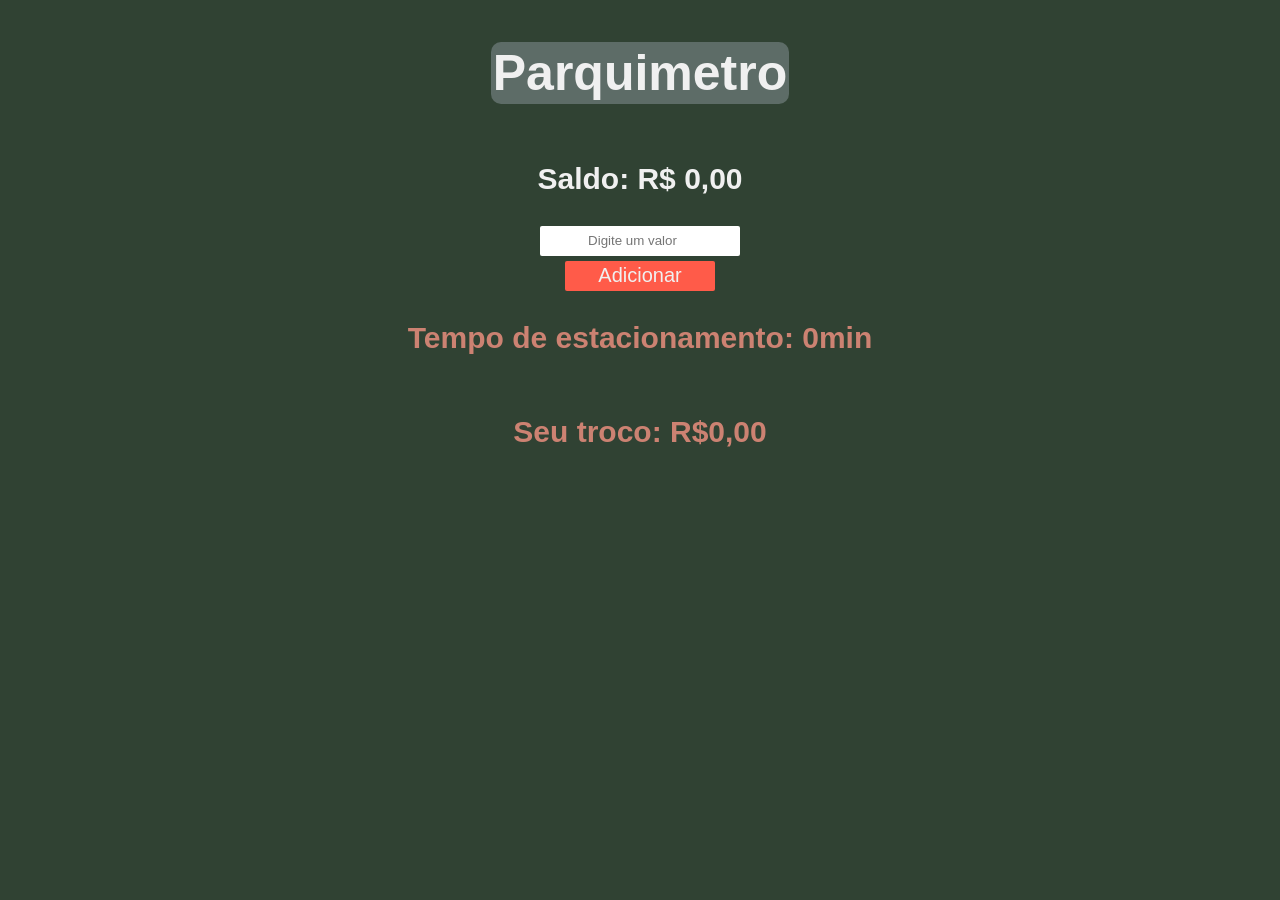
<file: Parquimetro2/index.html>
<!DOCTYPE html>
<html lang="en">
<head>
    <meta charset="UTF-8">
    <meta name="viewport" content="width=device-width, initial-scale=1.0">
    <title>Document</title>
    <link rel="stylesheet" href="Parquimetro.css">
</head>
<body>
    <h1>Parquimetro</h1>
    <h2 id="saldo">Saldo: R$ 0,00</h2>
    <input type="number" id="valorAdicionado" placeholder="Digite um valor">
    <button id="btn-adicionar" type="button">Adicionar</button>
    <h3 id="tempo">Tempo de estacionamento: 0min</h3>
    <h3 id="troco">Seu troco: R$0,00</h3>

    <script type="module" src="js/app.js"></script>
</body>
</html>
</file>
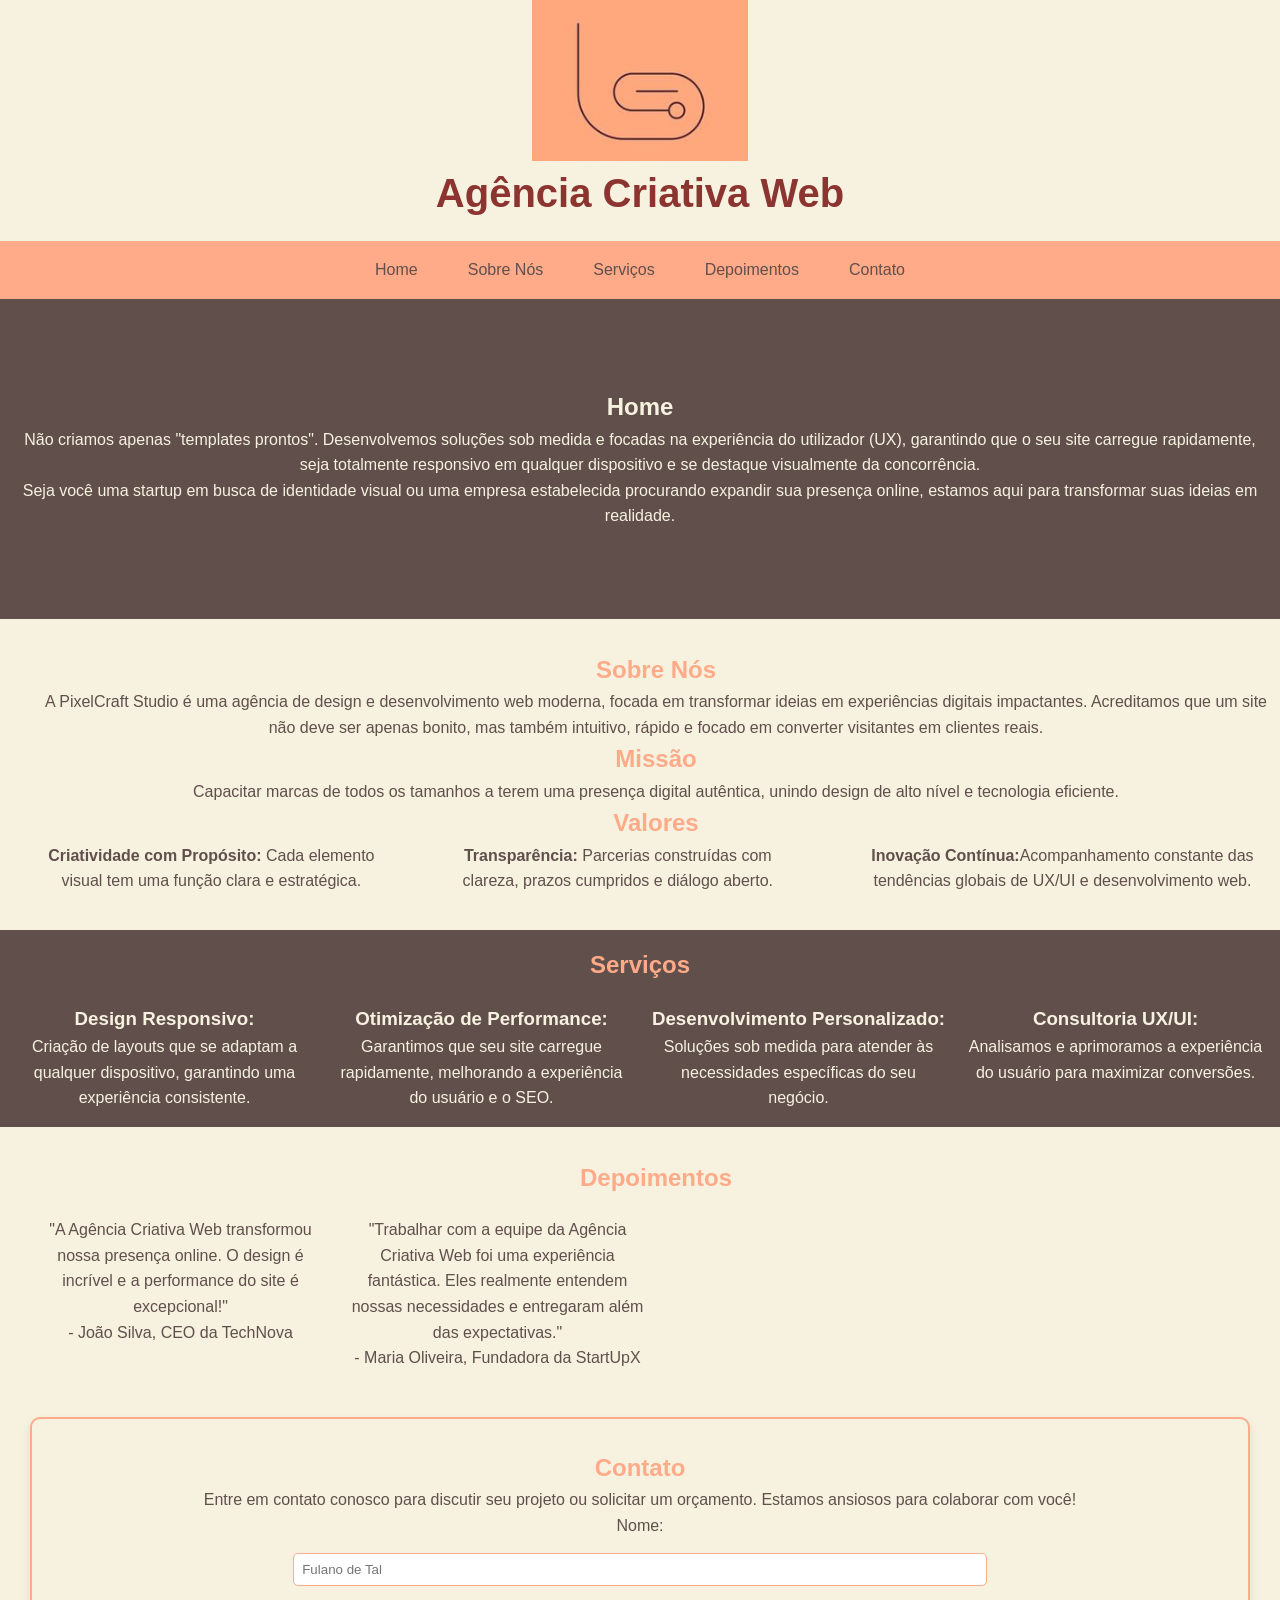
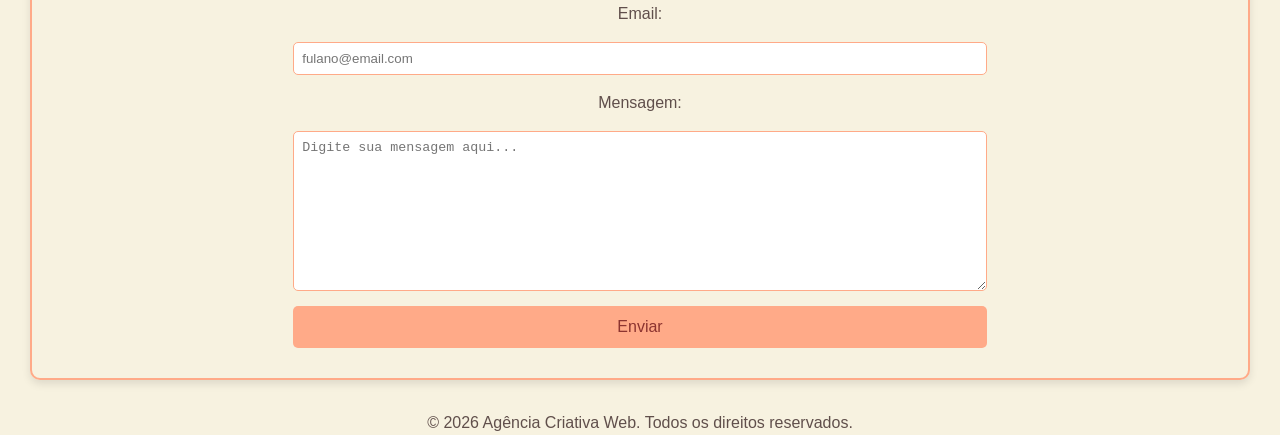
<file: Agencia/Agencia.html>
<!DOCTYPE html>
<html lang="en">
<head>
    <meta charset="UTF-8">
    <meta name="viewport" content="width=device-width, initial-scale=1.0">
    <title>Agencia Criativa Web</title>
    <link rel="stylesheet" href="css/estilos.css">
</head>
<body>
    <header>
        <img src="Logoagencia.png" alt="Logo da Agência Criativa Web">
        <h1>Agência Criativa Web</h1>
        <nav>
            <ul class="nav__ul">
                <li><a href="#Home">Home</a></li>
                <li><a href="#SobreNos">Sobre Nós</a></li>
                <li><a href="#Servicos">Serviços</a></li>
                <li><a href="#Depoimentos">Depoimentos</a></li>
                <li><a href="#Contato">Contato</a></li>
            </ul>
        </nav>
    </header>
    <main>
        <section class="section__home">
            <h2>Home</h2>
            <p>Não criamos apenas "templates prontos". Desenvolvemos soluções 
                sob medida e focadas na experiência do utilizador (UX), 
                garantindo que o seu site carregue rapidamente, seja 
                totalmente responsivo em qualquer dispositivo e se destaque 
                visualmente da concorrência.</p>
            <p>Seja você uma startup em busca de identidade visual ou uma 
                empresa estabelecida procurando expandir sua presença online, 
                estamos aqui para transformar suas ideias em realidade.</p>
        </section>
        <section class="section__sobre-nos">
            <h2 class="section__sobre-nos--title">Sobre Nós</h2>
            <p>A PixelCraft Studio é uma agência de design e desenvolvimento 
                web moderna, focada em transformar ideias em experiências 
                digitais impactantes. Acreditamos que um site não deve ser 
                apenas bonito, mas também intuitivo, rápido e focado em 
                converter visitantes em clientes reais.</p>
            <h2 class="section__sobre-nos--title">Missão</h2>
            <p>Capacitar marcas de todos os tamanhos a terem uma presença 
            digital autêntica, unindo design de alto nível e tecnologia 
            eficiente.</p>
            <h2 class="section__sobre-nos--title">Valores</h2>
            <ul>
                <li><strong>Criatividade com Propósito:</strong> Cada elemento visual tem uma função clara e estratégica.</li>
                <li><strong>Transparência:</strong> Parcerias construídas com clareza, prazos cumpridos e diálogo aberto.</li>
                <li><strong>Inovação Contínua:</strong>Acompanhamento constante das tendências globais de UX/UI e desenvolvimento web.</li>
            </ul>
        </section>
        <section class="section__servicos">
            <h2 class="section__servicos--title">Serviços</h2>
                <div>
                    <h3>Design Responsivo:</h3>
                    <p>Criação de layouts que se adaptam a qualquer dispositivo, garantindo uma experiência consistente.</p>
                </div>
                <div>
                    <h3>Otimização de Performance:</h3>
                    <p>Garantimos que seu site carregue rapidamente, melhorando a experiência do usuário e o SEO.</p>
                </div>
                <div>
                    <h3>Desenvolvimento Personalizado:</h3>
                    <p>Soluções sob medida para atender às necessidades específicas do seu negócio.</p>
                </div>
                <div>
                    <h3>Consultoria UX/UI:</h3>
                    <p>Analisamos e aprimoramos a experiência do usuário para maximizar conversões.</p>
                </div>
        </section>
        <section class="section__depoimentos">
            <h2 class="section__depoimentos--title">Depoimentos</h2>
            <blockquote>
                <p>"A Agência Criativa Web transformou nossa presença online. O design é incrível e a performance do site é excepcional!"</p>
                <footer>- João Silva, CEO da TechNova</footer>
            </blockquote>
            <blockquote>
                <p>"Trabalhar com a equipe da Agência Criativa Web foi uma experiência fantástica. Eles realmente entendem nossas necessidades e entregaram além das expectativas."</p>
                <footer>- Maria Oliveira, Fundadora da StartUpX</footer>
            </blockquote>
        </section>
        <section class="section__contato">
            <h2 class="section__contato--title">Contato</h2>
            <p>Entre em contato conosco para discutir seu projeto ou solicitar um orçamento. Estamos ansiosos para colaborar com você!</p>
            <form action="submit_form.php" method="post">
                <label for="name">Nome:</label>
                <input type="text" id="name" name="name" placeholder="Fulano de Tal" required>
                
                <label for="email">Email:</label>
                <input type="email" id="email" name="email" placeholder="fulano@email.com" required>
                
                <label for="message">Mensagem:</label>
                <textarea id="message" name="message" placeholder="Digite sua mensagem aqui..." required></textarea>
                
                <button type="submit">Enviar</button>
            </form>
        </section>
    </main>
    <footer>
        <p>&copy; 2026 Agência Criativa Web. Todos os direitos reservados.</p>
    </footer>
</body>
</html>
</file>
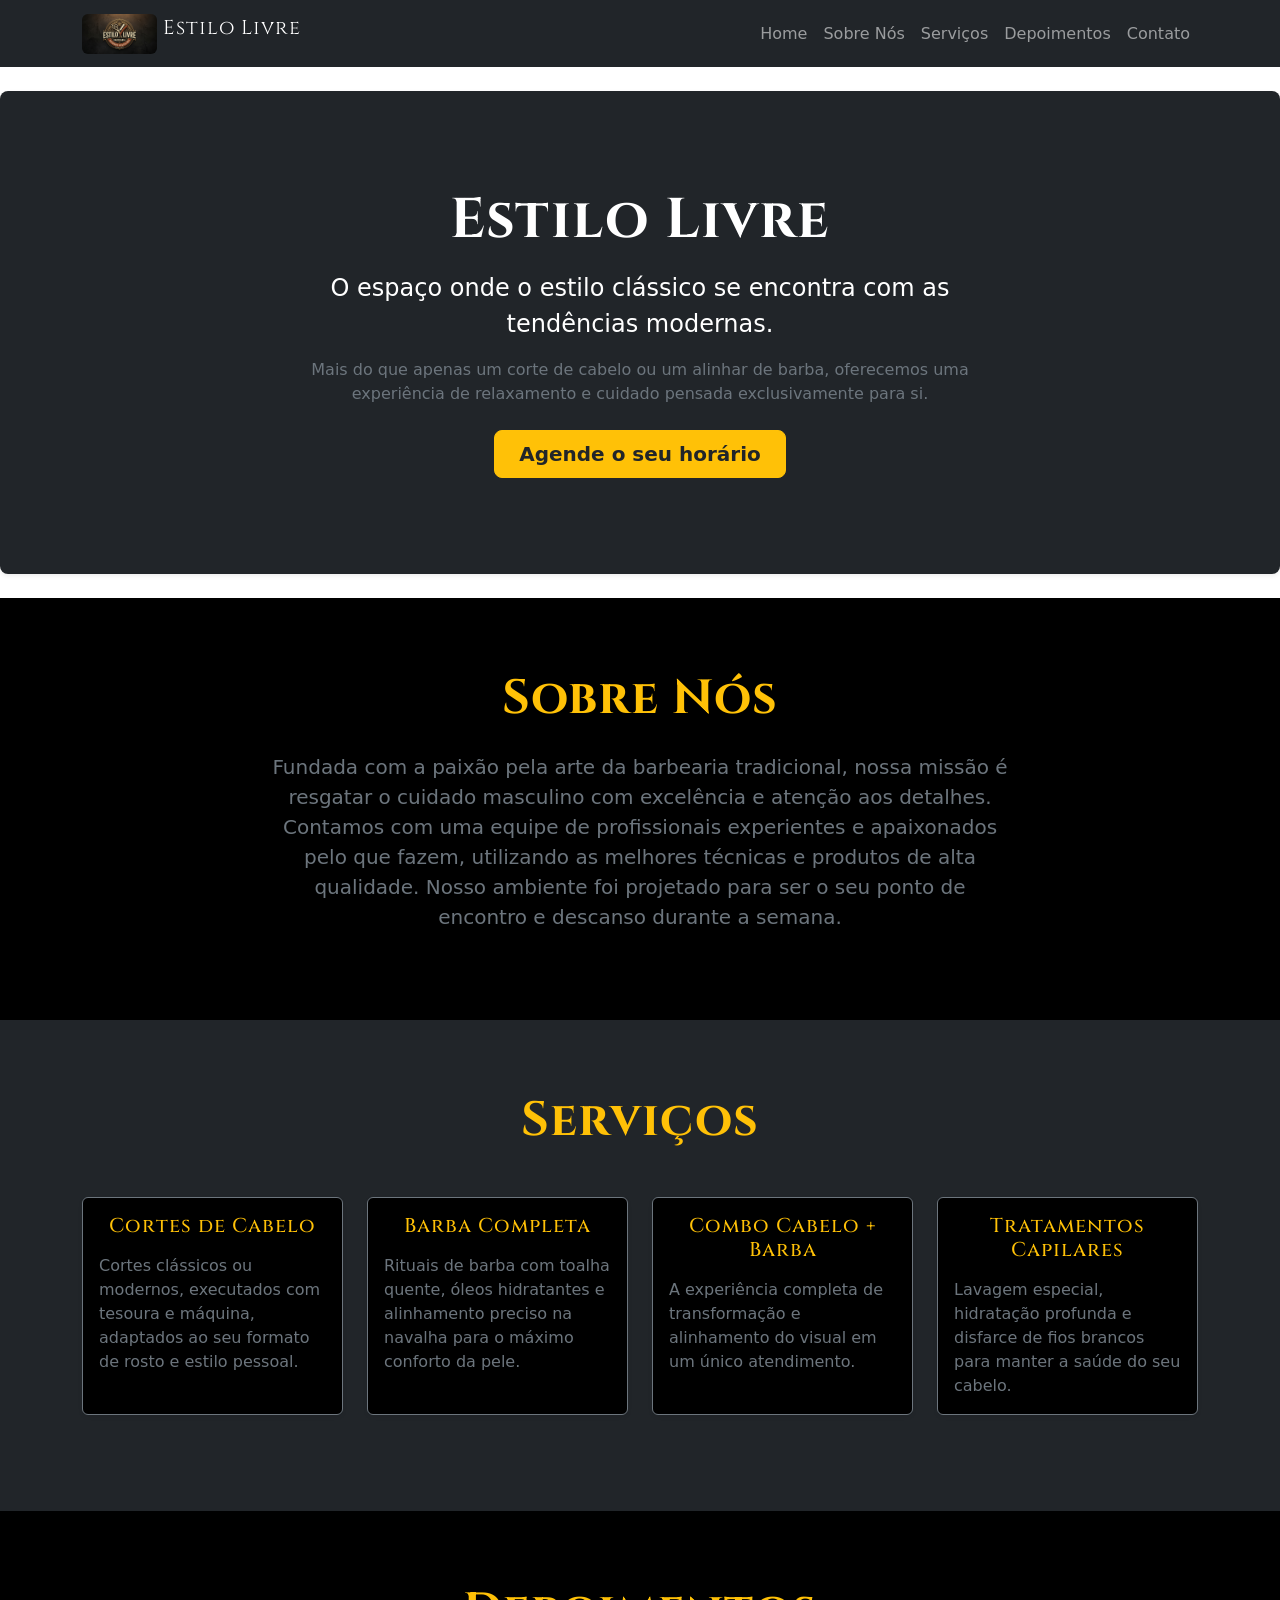
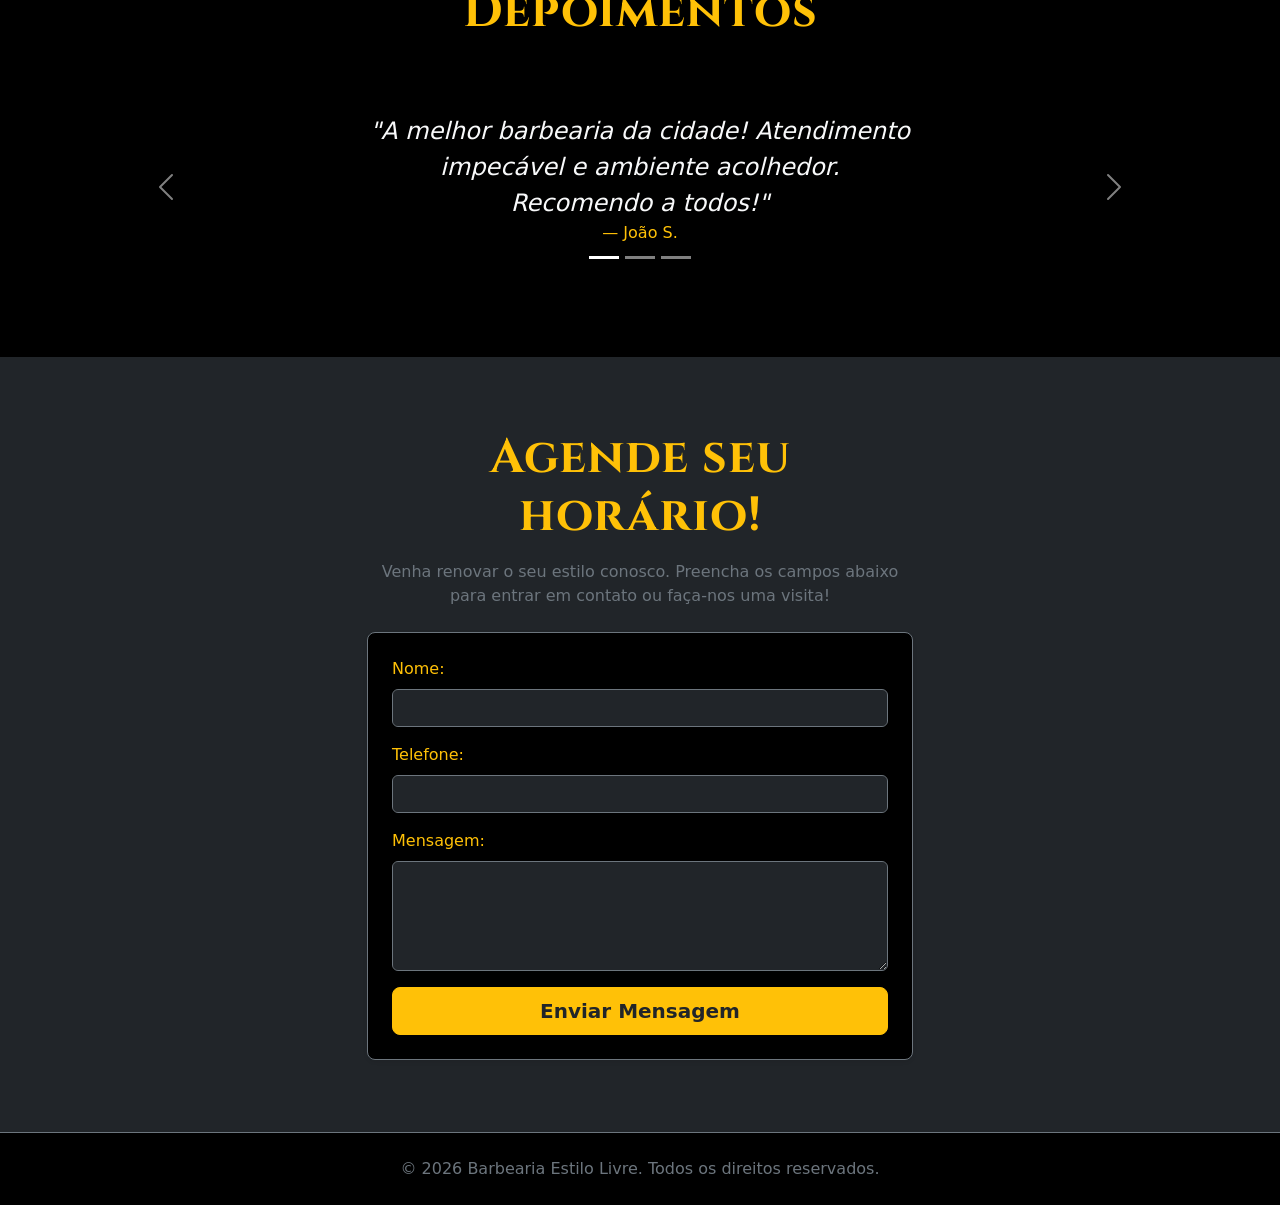
<file: Barbearia/Barbearia.html>
<!DOCTYPE html>
<html lang="en">
<head>
    <meta charset="UTF-8">
    <meta name="viewport" content="width=device-width, initial-scale=1.0">
    <link rel="stylesheet" href="css/estilos.css">
    <link href="https://cdn.jsdelivr.net/npm/bootstrap@5.3.3/dist/css/bootstrap.min.css" rel="stylesheet">
    <link rel="preconnect" href="https://fonts.googleapis.com">
    <link rel="preconnect" href="https://fonts.gstatic.com" crossorigin>
    <link href="https://fonts.googleapis.com/css2?family=Cinzel:wght@700&family=Montserrat:wght@400;600&display=swap" rel="stylesheet">
    <title>Estilo livre</title>
</head>
<body>
    <header>
        <nav class="navbar navbar-expand-lg navbar-dark bg-dark">
        <div class="container">
            <a class="navbar-brand" href="#Home">
                <img src="img/Logo barbearia.jpeg" alt="Logo da Barbearia Estilo Livre" width="75" height="40" class="d-inline-block align-text-top rounded">
                Estilo Livre
            </a>

            <button class="navbar-toggler" type="button" data-bs-toggle="collapse" data-bs-target="#navbarNav" aria-controls="navbarNav" aria-expanded="false" aria-label="Toggle navigation">
                <span class="navbar-toggler-icon"></span>
            </button>

            <div class="collapse navbar-collapse justify-content-end" id="navbarNav">
                <ul class="navbar-nav">
                    <li class="nav-item"><a class="nav-link" href="#Home">Home</a></li>
                    <li class="nav-item"><a class="nav-link" href="#SobreNos">Sobre Nós</a></li>
                    <li class="nav-item"><a class="nav-link" href="#Servicos">Serviços</a></li>
                    <li class="nav-item"><a class="nav-link" href="#Depoimentos">Depoimentos</a></li>
                    <li class="nav-item"><a class="nav-link" href="#Contato">Contato</a></li>
                </ul>
            </div>
        </div>
    </nav>
</nav>
    </header>
    <main> 
        <section id="Home" class="section__home py-5 text-center text-bg-dark rounded-3 shadow-sm my-4">
    <div class="container py-5">
        <h1 class="display-4 fw-bold mb-3">Estilo Livre</h1>
        <p class="col-lg-8 mx-auto fs-4 mb-3">O espaço onde o estilo clássico se encontra com as tendências modernas.</p>
        <p class="col-lg-8 mx-auto fs-6 text-secondary mb-4">Mais do que apenas um corte de cabelo ou um alinhar de barba, oferecemos uma experiência de relaxamento e cuidado pensada exclusivamente para si.</p>
        <a href="#Contato" class="btn btn-warning btn-lg px-4 fw-bold text-dark">Agende o seu horário</a>
    </div>
</section>
        <section id="SobreNos" class="py-5 bg-black text-light">
    <div class="container py-4">
        <div class="row justify-content-center">
            <div class="col-lg-8 text-center">
                <h2 class="section__sobre-nos--title display-5 fw-bold mb-4 text-warning">Sobre Nós</h2>
                <p class="fs-5 text-secondary lh-base">
                    Fundada com a paixão pela arte da barbearia tradicional, nossa missão é resgatar o cuidado masculino com excelência e atenção aos detalhes. Contamos com uma equipe de profissionais experientes e apaixonados pelo que fazem, utilizando as melhores técnicas e produtos de alta qualidade. Nosso ambiente foi projetado para ser o seu ponto de encontro e descanso durante a semana.
                </p>
            </div>
        </div>
    </div>
</section>
        <section id="Servicos" class="py-5 bg-dark text-light">
    <div class="container py-4">
        <h2 class="section__servicos--title text-center display-5 fw-bold mb-5 text-warning">Serviços</h2>
        <div class="row">

            <div class="col-md-6 col-lg-3 mb-4">
                <div class="card h-100 bg-black text-light border-secondary shadow-sm">
                    <div class="card-body">
                        <h3 class="card-title h5 text-warning text-center mb-3">Cortes de Cabelo</h3>
                        <p class="card-text text-secondary">Cortes clássicos ou modernos, executados com tesoura e máquina, adaptados ao seu formato de rosto e estilo pessoal.</p>
                    </div>
                </div>
            </div>

            <div class="col-md-6 col-lg-3 mb-4">
                <div class="card h-100 bg-black text-light border-secondary shadow-sm">
                    <div class="card-body">
                        <h3 class="card-title h5 text-warning text-center mb-3">Barba Completa</h3>
                        <p class="card-text text-secondary">Rituais de barba com toalha quente, óleos hidratantes e alinhamento preciso na navalha para o máximo conforto da pele.</p>
                    </div>
                </div>
            </div>

            <div class="col-md-6 col-lg-3 mb-4">
                <div class="card h-100 bg-black text-light border-secondary shadow-sm">
                    <div class="card-body">
                        <h3 class="card-title h5 text-warning text-center mb-3">Combo Cabelo + Barba</h3>
                        <p class="card-text text-secondary">A experiência completa de transformação e alinhamento do visual em um único atendimento.</p>
                    </div>
                </div>
            </div>

            <div class="col-md-6 col-lg-3 mb-4">
                <div class="card h-100 bg-black text-light border-secondary shadow-sm">
                    <div class="card-body">
                        <h3 class="card-title h5 text-warning text-center mb-3">Tratamentos Capilares</h3>
                        <p class="card-text text-secondary">Lavagem especial, hidratação profunda e disfarce de fios brancos para manter a saúde do seu cabelo.</p>
                    </div>
                </div>
            </div>
        </div>
    </div>
</section>
        <section id="Depoimentos" class="py-5 bg-black text-light">
    <div class="container py-4">
        <h2 class="section__depoimentos--title text-center display-5 fw-bold mb-5 text-warning">Depoimentos</h2>
        
        <!-- COMPONENTE CAROUSEL DO BOOTSTRAP -->
        <div id="carouselDepoimentos" class="carousel slide" data-bs-ride="carousel">
            
            <!-- Indicadores (os pontinhos em baixo) -->
            <div class="carousel-indicators">
                <button type="button" data-bs-target="#carouselDepoimentos" data-bs-slide-to="0" class="active" aria-current="true" aria-label="Slide 1"></button>
                <button type="button" data-bs-target="#carouselDepoimentos" data-bs-slide-to="1" aria-label="Slide 2"></button>
                <button type="button" data-bs-target="#carouselDepoimentos" data-bs-slide-to="2" aria-label="Slide 3"></button>
            </div>

            <!-- Conteúdo dos Slides -->
            <div class="carousel-inner text-center py-4">
                <!-- Depoimento 1 (Começa ativo) -->
                <div class="carousel-item active">
                    <div class="row justify-content-center">
                        <div class="col-md-8 col-lg-6">
                            <blockquote class="blockquote">
                                <p class="fs-4 fst-italic mb-3">"A melhor barbearia da cidade! Atendimento impecável e ambiente acolhedor. Recomendo a todos!"</p>
                                <footer class="blockquote-footer text-warning fs-6">João S.</footer>
                            </blockquote>
                        </div>
                    </div>
                </div>

                <!-- Depoimento 2 -->
                <div class="carousel-item">
                    <div class="row justify-content-center">
                        <div class="col-md-8 col-lg-6">
                            <blockquote class="blockquote">
                                <p class="fs-4 fst-italic mb-3">"O melhor corte da região. Os barbeiros mandam muito bem no degradê e o café de cortesia é um diferencial."</p>
                                <footer class="blockquote-footer text-warning fs-6">Mateus Silva</footer>
                            </blockquote>
                        </div>
                    </div>
                </div>

                <!-- Depoimento 3 -->
                <div class="carousel-item">
                    <div class="row justify-content-center">
                        <div class="col-md-8 col-lg-6">
                            <blockquote class="blockquote">
                                <p class="fs-4 fst-italic mb-3">"Ambiente agradável, pontualidade nos horários agendados e profissionais super atenciosos. Recomendo demais!"</p>
                                <footer class="blockquote-footer text-warning fs-6">Lucas Rocha</footer>
                            </blockquote>
                        </div>
                    </div>
                </div>
            </div>

            <!-- Botões de navegação (Anterior / Próximo) -->
            <button class="carousel-control-prev" type="button" data-bs-target="#carouselDepoimentos" data-bs-slide="prev">
                <span class="carousel-control-prev-icon" aria-hidden="true"></span>
                <span class="visually-hidden">Anterior</span>
            </button>
            <button class="carousel-control-next" type="button" data-bs-target="#carouselDepoimentos" data-bs-slide="next">
                <span class="carousel-control-next-icon" aria-hidden="true"></span>
                <span class="visually-hidden">Próximo</span>
            </button>

        </div>
    </div>
</section>
        <section id="Contato" class="py-5 bg-dark text-light">
    <div class="container py-4">
        <div class="row justify-content-center">
            <div class="col-md-8 col-lg-6">
                <h2 class="section__contato--title text-center display-5 fw-bold mb-3 text-warning">Agende seu horário!</h2>
                <p class="text-center text-secondary mb-4">Venha renovar o seu estilo conosco. Preencha os campos abaixo para entrar em contato ou faça-nos uma visita!</p>
                
                <form action="submit_form.php" method="post" class="bg-black p-4 rounded-3 border border-secondary shadow-sm">
                    <div class="mb-3">
                        <label for="nome" class="form-label text-warning">Nome:</label>
                        <input type="text" class="form-control bg-dark text-light border-secondary" id="nome" name="nome" required>
                    </div>

                    <div class="mb-3">
                        <label for="telefone" class="form-label text-warning">Telefone:</label>
                        <input type="tel" class="form-control bg-dark text-light border-secondary" id="telefone" name="telefone" required>
                    </div>

                    <div class="mb-3">
                        <label for="mensagem" class="form-label text-warning">Mensagem:</label>
                        <textarea class="form-control bg-dark text-light border-secondary" id="mensagem" name="mensagem" rows="4" required></textarea>
                    </div>

                    <div class="d-grid">
                        <button type="submit" class="btn btn-warning fw-bold text-dark btn-lg">Enviar Mensagem</button>
                    </div>
                </form>
            </div>
        </div>
    </div>
</section>
    </main>
    <footer class="bg-black text-secondary text-center py-4 border-top border-secondary">
    <div class="container">
        <p class="mb-0">&copy; 2026 Barbearia Estilo Livre. Todos os direitos reservados.</p>
    </div>
</footer>

    <script src="https://cdn.jsdelivr.net/npm/bootstrap@5.3.3/dist/js/bootstrap.bundle.min.js"></script>
</body>
</html>
</file>
<file: Parquimetro2/Parquimetro.css>
*,
  *::after,
  *::before {
    box-sizing: border-box;
  }

body {
    background-color: #304233;
    display: flex;
    align-items: center;
    justify-content: center;
    flex-direction: column;
}

h1 {
    background-color: #5D6C67;
    color: #f0f0f0;
    font-family: Verdana, Geneva, Tahoma, sans-serif;
    font-size: 50px;
    border-radius: 10px;
    padding: 2px;
}

h2 {
    color: #f0f0f0;
    font-family: Verdana, Geneva, Tahoma, sans-serif;
    font-size: 30px;
}

#valorAdicionado {
    height: 30px;
    width: 200px;
    border: none;
    border-radius: 2px;
    text-align: center;
    margin: 5px;
}

button {
    background-color: #FF5B49;
    color: #f0f0f0;
    font-size: 20px;
    border: none;
    border-radius: 2px;
    height: 30px;
    width: 150px;
}

h3 {
    color: #CC8272;
    font-family: Verdana, Geneva, Tahoma, sans-serif;
    font-size: 30px;
}

button:hover {
    background-color: #BA1300;
    color: #f0f0f0;
    height: 35px;
    width: 160px;
    cursor: pointer;
}
</file>
<file: Agencia/css/estilos.css>
body {
  font-family: "Comic Sans MS", cursive, sans-serif;
  line-height: 1.6;
  background-color: #F7F2E0;
  color: #604F4B;
  display: flex;
  flex-direction: column;
  min-height: 100vh;
  align-items: center;
}

*,
*::before,
*::after {
  box-sizing: border-box;
  margin: 0;
  padding: 0;
}

img {
  display: block;
  margin-left: auto;
  margin-right: auto;
  text-align: center;
}

h1 {
  font-size: 2.5rem;
  margin-bottom: 1rem;
  color: #8C3430;
  text-align: center;
}

nav {
  display: flex;
  background-color: #FFAA88;
  padding: 1rem;
  min-width: 100vw;
  align-items: center;
  justify-content: center;
}

a {
  text-decoration: none;
  color: #604F4B;
}

ul {
  list-style-type: none;
  display: flex;
  gap: 50px;
  justify-content: center;
  color: #604F4B;
}

.section__home {
  display: flex;
  flex-direction: column;
  align-items: center;
  justify-content: center;
  padding: 1rem;
  text-align: center;
  width: 100%;
  height: 20rem;
  background-color: #604F4B;
  color: #F7F2E0;
}

.section__sobre-nos {
  padding: 1rem;
  margin: 1rem;
  text-align: center;
  width: 100%;
  height: 100%;
  background-color: #F7F2E0;
  color: #604F4B;
}
.section__sobre-nos--title {
  text-align: center;
  color: #FFAA88;
  grid-column: 1/-1;
}

.section__servicos {
  display: grid;
  grid-template-columns: repeat(auto-fit, minmax(250px, 1fr));
  gap: 20px;
  margin-top: 20px;
  padding: 1rem;
  text-align: center;
  width: 100%;
  height: 100%;
  background-color: #604F4B;
  color: #F7F2E0;
}

.section__depoimentos {
  display: grid;
  grid-template-columns: repeat(auto-fit, minmax(250px, 1fr));
  gap: 20px;
  margin-top: 20px;
  padding: 1rem;
  margin: 1rem;
  text-align: center;
  width: 100%;
  height: 100%;
  background-color: #F7F2E0;
  color: #604F4B;
}
.section__depoimentos--title {
  text-align: center;
  color: #FFAA88;
  grid-column: 1/-1;
}

.section__servicos--title {
  text-align: center;
  color: #FFAA88;
  grid-column: 1/-1;
}

.section__contato {
  text-align: center;
  align-items: center;
  padding: 30px;
  margin: 30px;
  border: solid 2px #FFAA88;
  border-radius: 10px;
  box-shadow: 0 4px 8px rgba(0, 0, 0, 0.1);
}
.section__contato--title {
  text-align: center;
  color: #FFAA88;
  grid-column: 1/-1;
}

form {
  display: flex;
  flex-direction: column;
  gap: 15px;
  max-width: 60%;
  margin: 0 auto;
}

input {
  padding: 0.5rem;
  border: 1px solid #FFAA88;
  border-radius: 5px;
  width: 100%;
}

textarea {
  padding: 0.5rem;
  border: 1px solid #FFAA88;
  border-radius: 5px;
  width: 100%;
  height: 10rem;
}

button {
  padding: 0.75rem;
  border: none;
  border-radius: 5px;
  background-color: #FFAA88;
  color: #8C3430;
  cursor: pointer;
  transition: background-color 0.3s ease;
  font-size: 1rem;
}
button:hover {
  background-color: #8C3430;
  color: #F7F2E0;
}

@media (max-width: 480px) {
  .nav__ul {
    flex-direction: column;
    gap: 10px;
  }
  .section__servicos, .section__depoimentos {
    grid-template-columns: 1fr;
  }
  form {
    max-width: 90%;
  }
}
@media (max-width: 768px) {
  .nav__ul {
    flex-direction: column;
    gap: 10px;
  }
  .section__servicos, .section__depoimentos {
    grid-template-columns: 1fr;
  }
  form {
    max-width: 90%;
  }
}
@media (max-width: 1024px) {
  .section__servicos, .section__depoimentos {
    grid-template-columns: 1fr;
  }
  form {
    max-width: 80%;
  }
}

/*# sourceMappingURL=estilos.css.map */
</file>
<file: Barbearia/css/estilos.css>
body {
    font-family: 'Montserrat', sans-serif;
    background-color: #121212;
}

h1, h2, h3, .navbar-brand {
    font-family: 'Cinzel', serif;
    letter-spacing: 1px;
}

/* Suavizar a rolagem da página ao clicar nos links do menu */
html {
    scroll-behavior: smooth;
}
</file>
